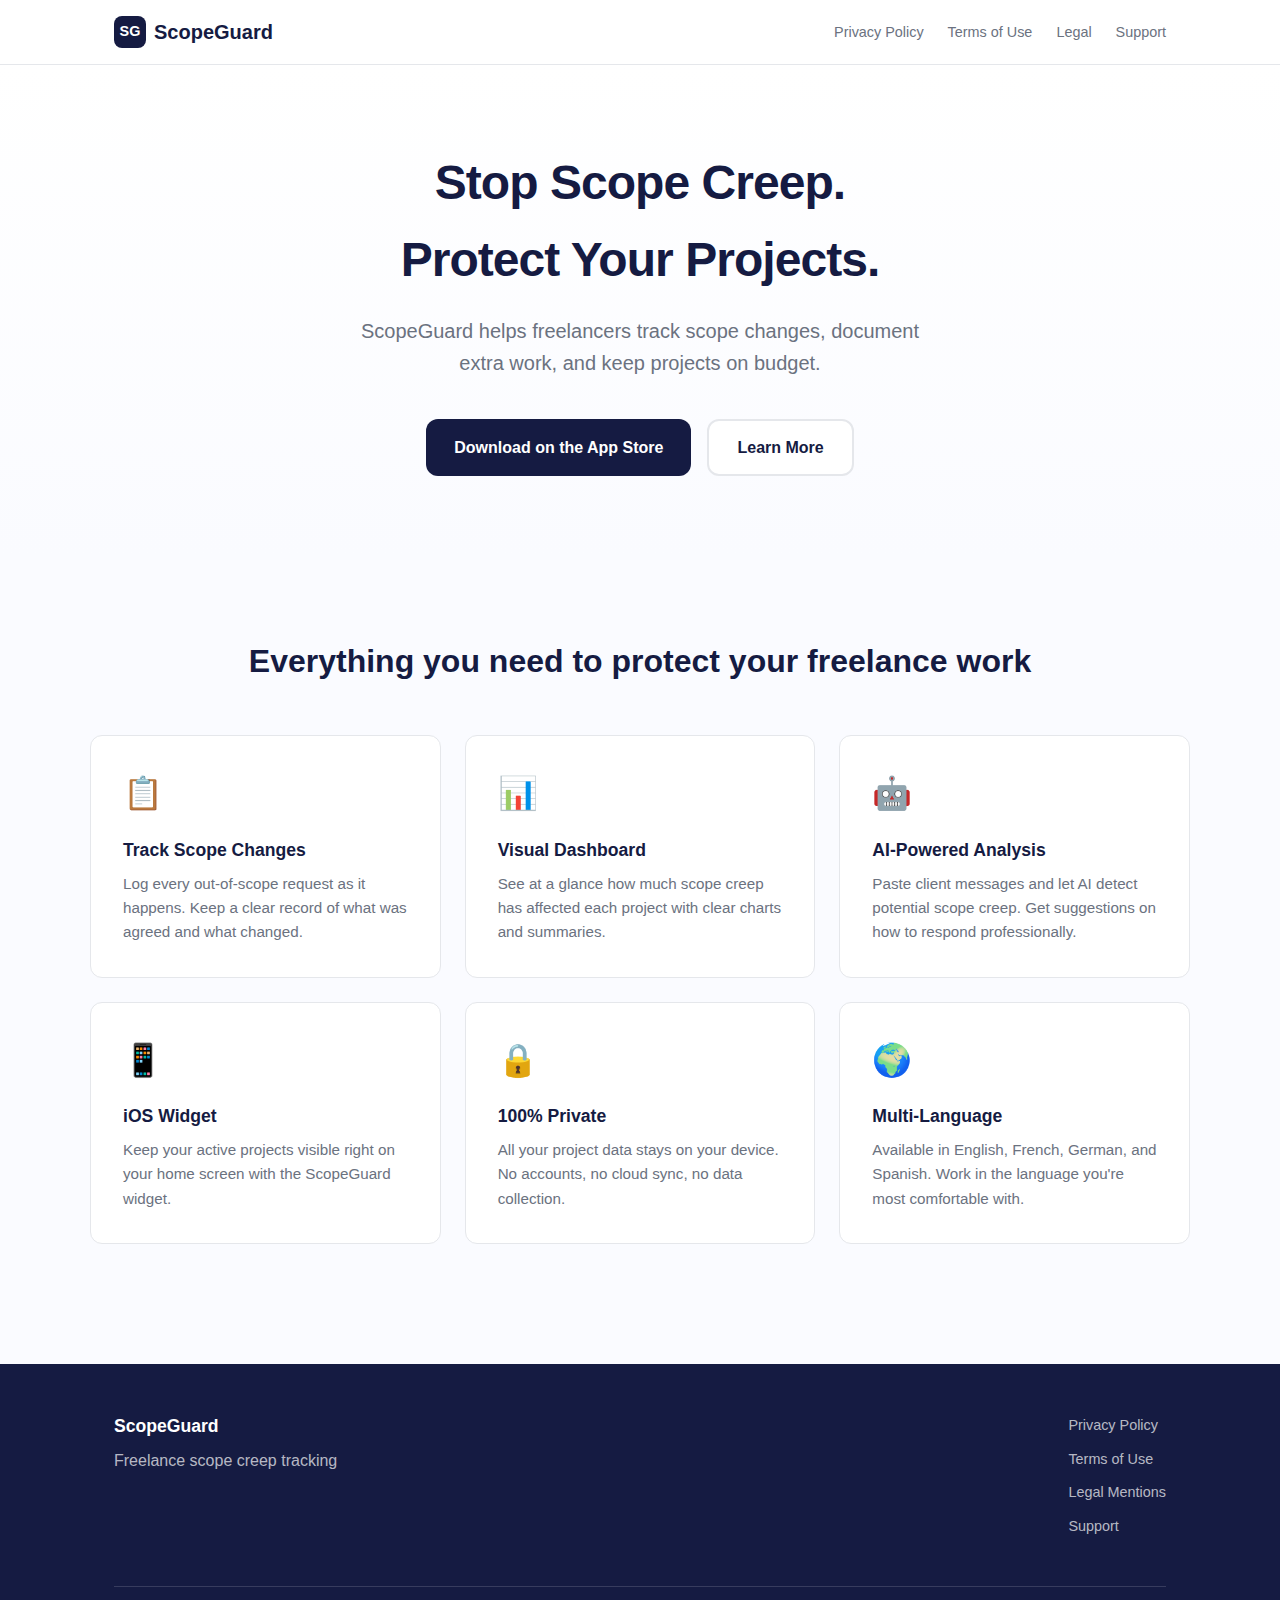
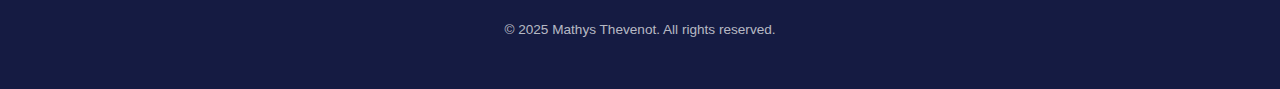
<file: index.html>
<!DOCTYPE html>
<html lang="en">
<head>
  <meta charset="UTF-8">
  <meta name="viewport" content="width=device-width, initial-scale=1.0">
  <title>ScopeGuard - Track Scope Creep, Protect Your Freelance Projects</title>
  <meta name="description" content="ScopeGuard helps freelancers track scope creep, manage project boundaries, and protect their time and income.">
  <link rel="stylesheet" href="style.css">
  <link rel="icon" type="image/png" href="favicon.png">
</head>
<body>

  <nav>
    <div class="container">
      <a href="index.html" class="logo">
        <span>SG</span> ScopeGuard
      </a>
      <ul class="nav-links">
        <li><a href="privacy-policy.html">Privacy Policy</a></li>
        <li><a href="terms-of-use.html">Terms of Use</a></li>
        <li><a href="legal.html">Legal</a></li>
        <li><a href="support.html">Support</a></li>
      </ul>
    </div>
  </nav>

  <section class="hero">
    <div class="container">
      <h1>Stop Scope Creep.<br>Protect Your Projects.</h1>
      <p class="subtitle">ScopeGuard helps freelancers track scope changes, document extra work, and keep projects on budget.</p>
      <div class="cta-buttons">
        <a href="https://apps.apple.com/app/scopeguard/id0000000000" class="btn btn-primary">
          Download on the App Store
        </a>
        <a href="#features" class="btn btn-secondary">
          Learn More
        </a>
      </div>
    </div>
  </section>

  <section class="features" id="features">
    <h2>Everything you need to protect your freelance work</h2>
    <div class="features-grid">
      <div class="feature-card">
        <div class="icon">📋</div>
        <h3>Track Scope Changes</h3>
        <p>Log every out-of-scope request as it happens. Keep a clear record of what was agreed and what changed.</p>
      </div>
      <div class="feature-card">
        <div class="icon">📊</div>
        <h3>Visual Dashboard</h3>
        <p>See at a glance how much scope creep has affected each project with clear charts and summaries.</p>
      </div>
      <div class="feature-card">
        <div class="icon">🤖</div>
        <h3>AI-Powered Analysis</h3>
        <p>Paste client messages and let AI detect potential scope creep. Get suggestions on how to respond professionally.</p>
      </div>
      <div class="feature-card">
        <div class="icon">📱</div>
        <h3>iOS Widget</h3>
        <p>Keep your active projects visible right on your home screen with the ScopeGuard widget.</p>
      </div>
      <div class="feature-card">
        <div class="icon">🔒</div>
        <h3>100% Private</h3>
        <p>All your project data stays on your device. No accounts, no cloud sync, no data collection.</p>
      </div>
      <div class="feature-card">
        <div class="icon">🌍</div>
        <h3>Multi-Language</h3>
        <p>Available in English, French, German, and Spanish. Work in the language you're most comfortable with.</p>
      </div>
    </div>
  </section>

  <footer>
    <div class="container">
      <div>
        <div class="footer-brand">ScopeGuard</div>
        <p>Freelance scope creep tracking</p>
      </div>
      <ul class="footer-links">
        <li><a href="privacy-policy.html">Privacy Policy</a></li>
        <li><a href="terms-of-use.html">Terms of Use</a></li>
        <li><a href="legal.html">Legal Mentions</a></li>
        <li><a href="support.html">Support</a></li>
      </ul>
      <p class="copyright">&copy; 2025 Mathys Thevenot. All rights reserved.</p>
    </div>
  </footer>

</body>
</html>
</file>
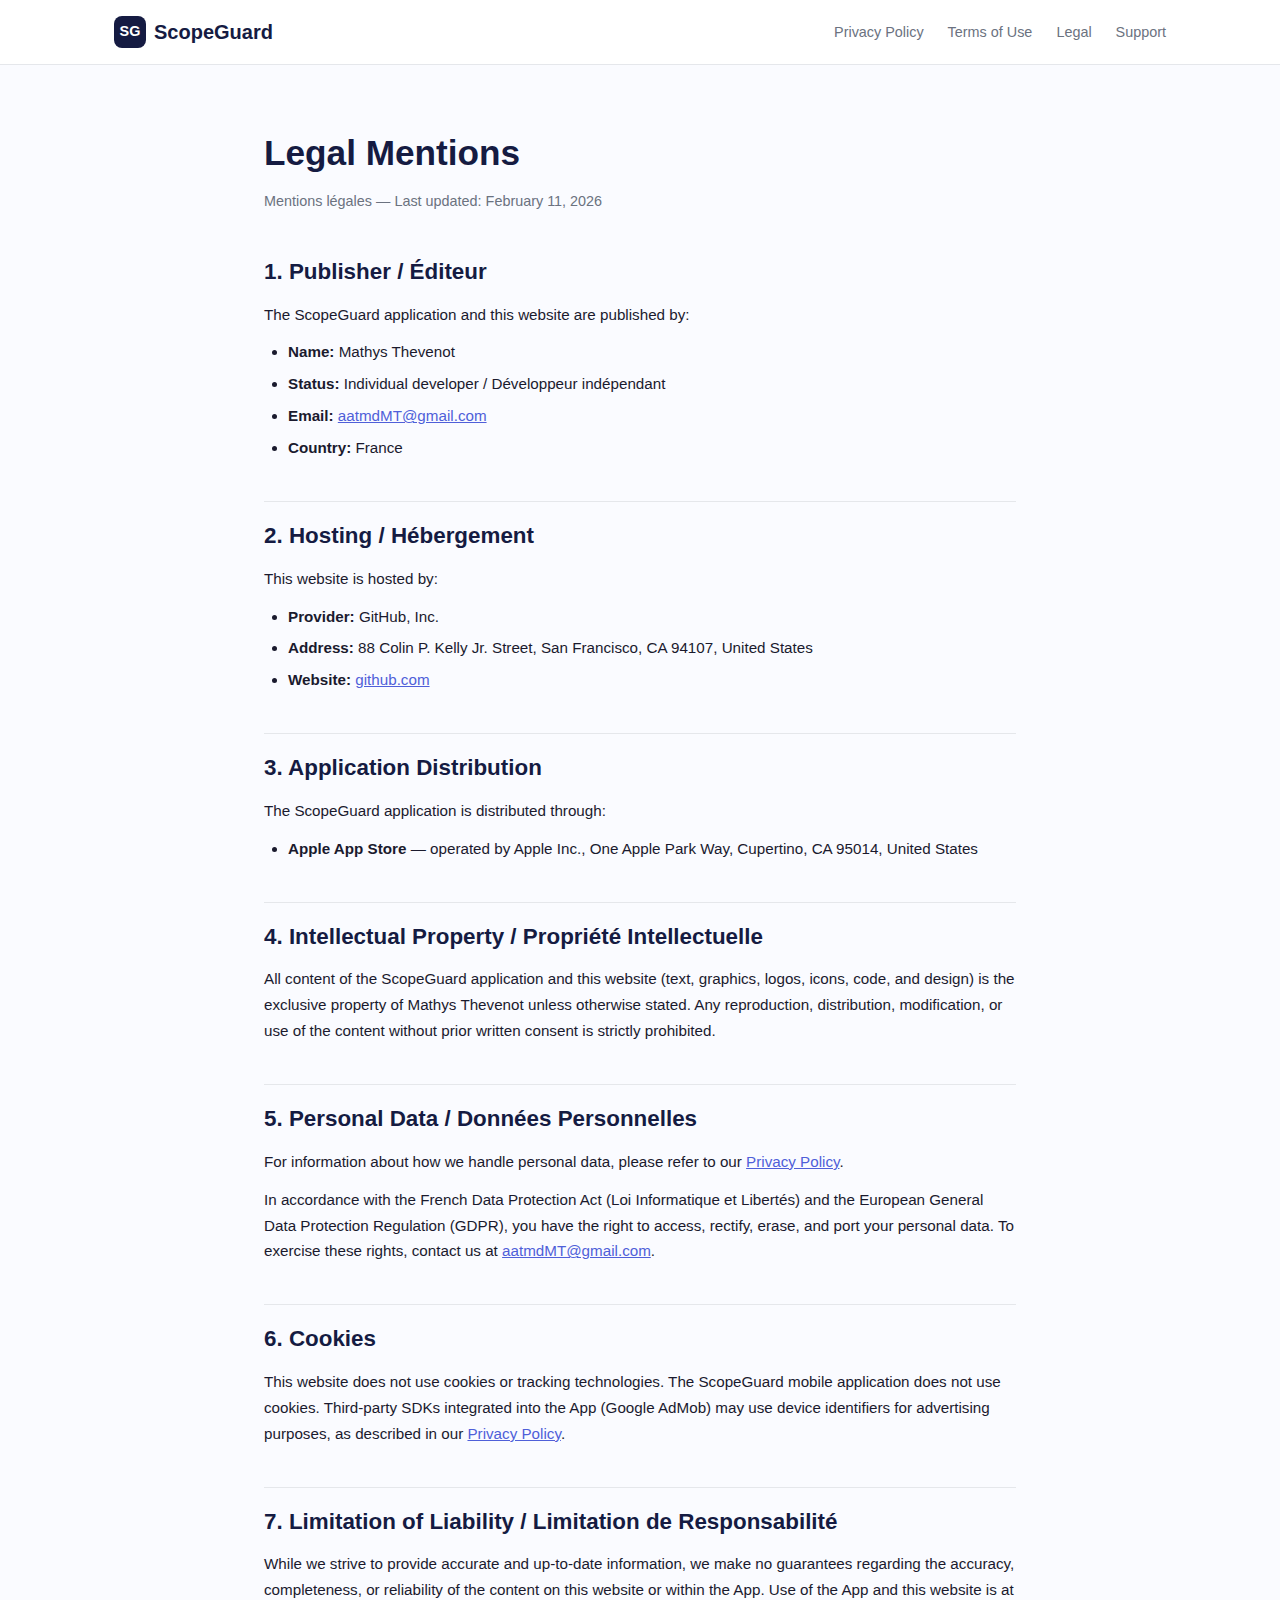
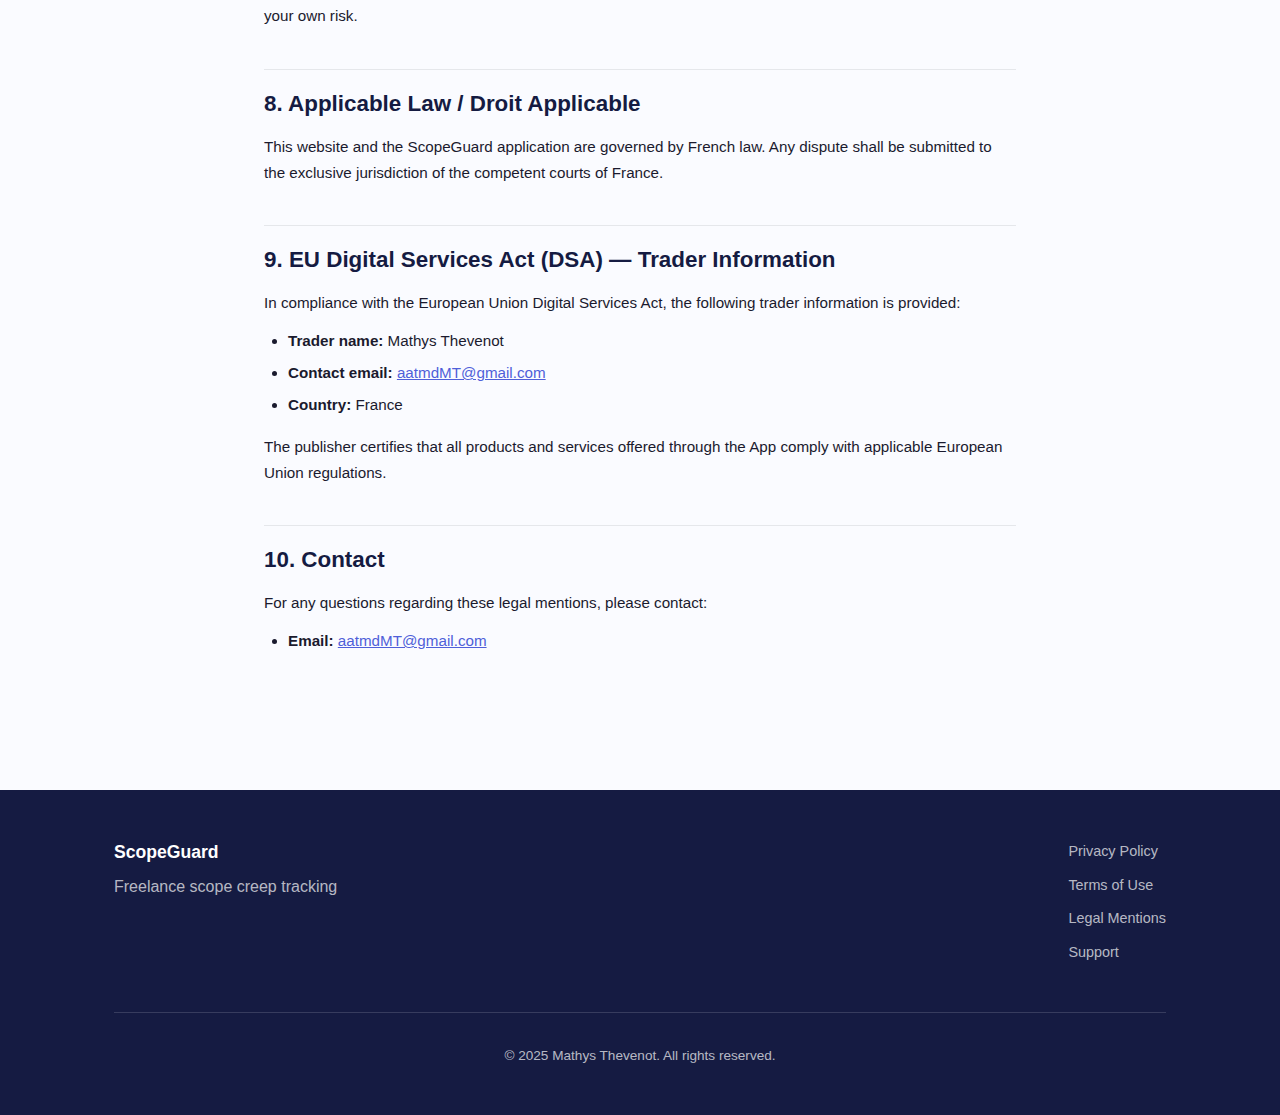
<file: legal.html>
<!DOCTYPE html>
<html lang="en">
<head>
  <meta charset="UTF-8">
  <meta name="viewport" content="width=device-width, initial-scale=1.0">
  <title>Legal Mentions - ScopeGuard</title>
  <meta name="description" content="ScopeGuard Legal Mentions - Mentions l&eacute;gales.">
  <link rel="stylesheet" href="style.css">
  <link rel="icon" type="image/png" href="favicon.png">
</head>
<body>

  <nav>
    <div class="container">
      <a href="index.html" class="logo">
        <span>SG</span> ScopeGuard
      </a>
      <ul class="nav-links">
        <li><a href="privacy-policy.html">Privacy Policy</a></li>
        <li><a href="terms-of-use.html">Terms of Use</a></li>
        <li><a href="legal.html">Legal</a></li>
        <li><a href="support.html">Support</a></li>
      </ul>
    </div>
  </nav>

  <div class="legal-page">
    <h1>Legal Mentions</h1>
    <p class="last-updated">Mentions l&eacute;gales &mdash; Last updated: February 11, 2026</p>

    <h2>1. Publisher / &Eacute;diteur</h2>
    <p>The ScopeGuard application and this website are published by:</p>
    <ul>
      <li><strong>Name:</strong> Mathys Thevenot</li>
      <li><strong>Status:</strong> Individual developer / D&eacute;veloppeur ind&eacute;pendant</li>
      <li><strong>Email:</strong> <a href="mailto:aatmdMT@gmail.com">aatmdMT@gmail.com</a></li>
      <li><strong>Country:</strong> France</li>
    </ul>

    <h2>2. Hosting / H&eacute;bergement</h2>
    <p>This website is hosted by:</p>
    <ul>
      <li><strong>Provider:</strong> GitHub, Inc.</li>
      <li><strong>Address:</strong> 88 Colin P. Kelly Jr. Street, San Francisco, CA 94107, United States</li>
      <li><strong>Website:</strong> <a href="https://github.com" target="_blank" rel="noopener">github.com</a></li>
    </ul>

    <h2>3. Application Distribution</h2>
    <p>The ScopeGuard application is distributed through:</p>
    <ul>
      <li><strong>Apple App Store</strong> &mdash; operated by Apple Inc., One Apple Park Way, Cupertino, CA 95014, United States</li>
    </ul>

    <h2>4. Intellectual Property / Propri&eacute;t&eacute; Intellectuelle</h2>
    <p>All content of the ScopeGuard application and this website (text, graphics, logos, icons, code, and design) is the exclusive property of Mathys Thevenot unless otherwise stated. Any reproduction, distribution, modification, or use of the content without prior written consent is strictly prohibited.</p>

    <h2>5. Personal Data / Donn&eacute;es Personnelles</h2>
    <p>For information about how we handle personal data, please refer to our <a href="privacy-policy.html">Privacy Policy</a>.</p>
    <p>In accordance with the French Data Protection Act (Loi Informatique et Libert&eacute;s) and the European General Data Protection Regulation (GDPR), you have the right to access, rectify, erase, and port your personal data. To exercise these rights, contact us at <a href="mailto:aatmdMT@gmail.com">aatmdMT@gmail.com</a>.</p>

    <h2>6. Cookies</h2>
    <p>This website does not use cookies or tracking technologies. The ScopeGuard mobile application does not use cookies. Third-party SDKs integrated into the App (Google AdMob) may use device identifiers for advertising purposes, as described in our <a href="privacy-policy.html">Privacy Policy</a>.</p>

    <h2>7. Limitation of Liability / Limitation de Responsabilit&eacute;</h2>
    <p>While we strive to provide accurate and up-to-date information, we make no guarantees regarding the accuracy, completeness, or reliability of the content on this website or within the App. Use of the App and this website is at your own risk.</p>

    <h2>8. Applicable Law / Droit Applicable</h2>
    <p>This website and the ScopeGuard application are governed by French law. Any dispute shall be submitted to the exclusive jurisdiction of the competent courts of France.</p>

    <h2>9. EU Digital Services Act (DSA) &mdash; Trader Information</h2>
    <p>In compliance with the European Union Digital Services Act, the following trader information is provided:</p>
    <ul>
      <li><strong>Trader name:</strong> Mathys Thevenot</li>
      <li><strong>Contact email:</strong> <a href="mailto:aatmdMT@gmail.com">aatmdMT@gmail.com</a></li>
      <li><strong>Country:</strong> France</li>
    </ul>
    <p>The publisher certifies that all products and services offered through the App comply with applicable European Union regulations.</p>

    <h2>10. Contact</h2>
    <p>For any questions regarding these legal mentions, please contact:</p>
    <ul>
      <li><strong>Email:</strong> <a href="mailto:aatmdMT@gmail.com">aatmdMT@gmail.com</a></li>
    </ul>
  </div>

  <footer>
    <div class="container">
      <div>
        <div class="footer-brand">ScopeGuard</div>
        <p>Freelance scope creep tracking</p>
      </div>
      <ul class="footer-links">
        <li><a href="privacy-policy.html">Privacy Policy</a></li>
        <li><a href="terms-of-use.html">Terms of Use</a></li>
        <li><a href="legal.html">Legal Mentions</a></li>
        <li><a href="support.html">Support</a></li>
      </ul>
      <p class="copyright">&copy; 2025 Mathys Thevenot. All rights reserved.</p>
    </div>
  </footer>

</body>
</html>
</file>
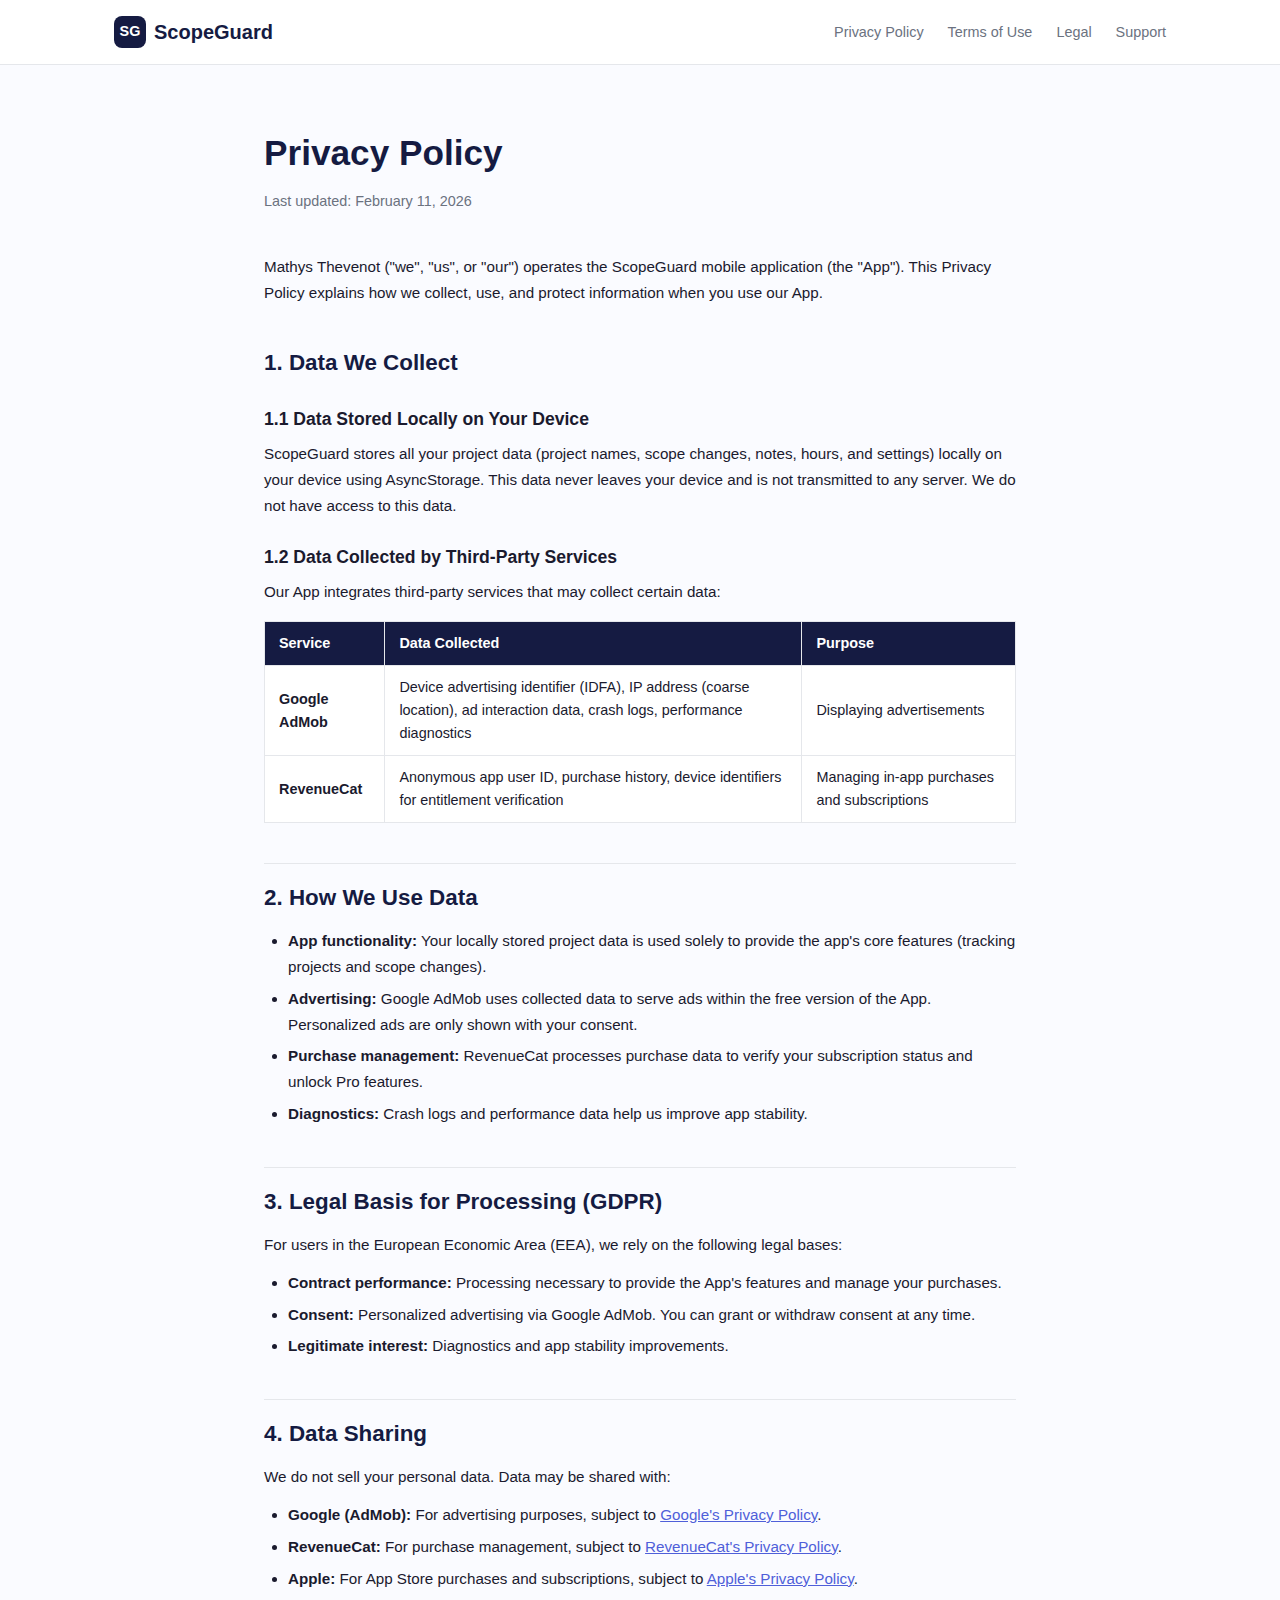
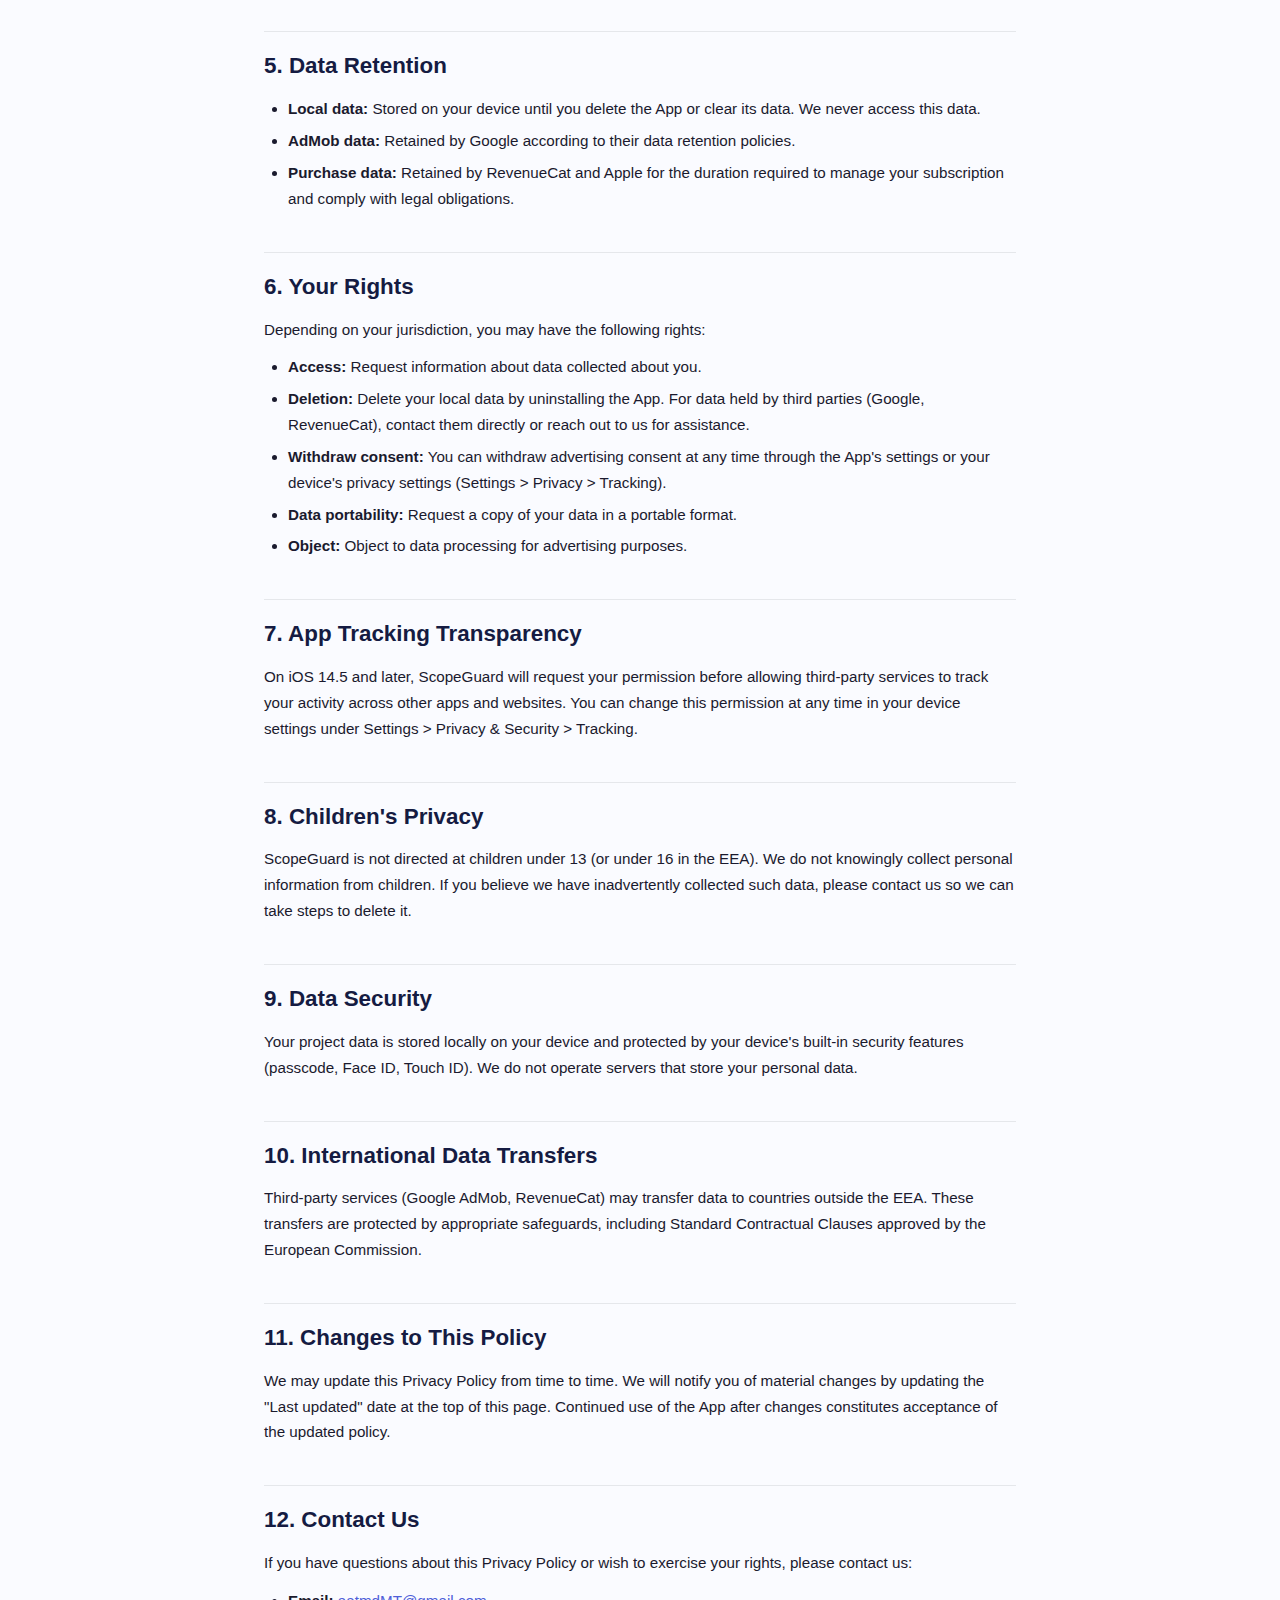
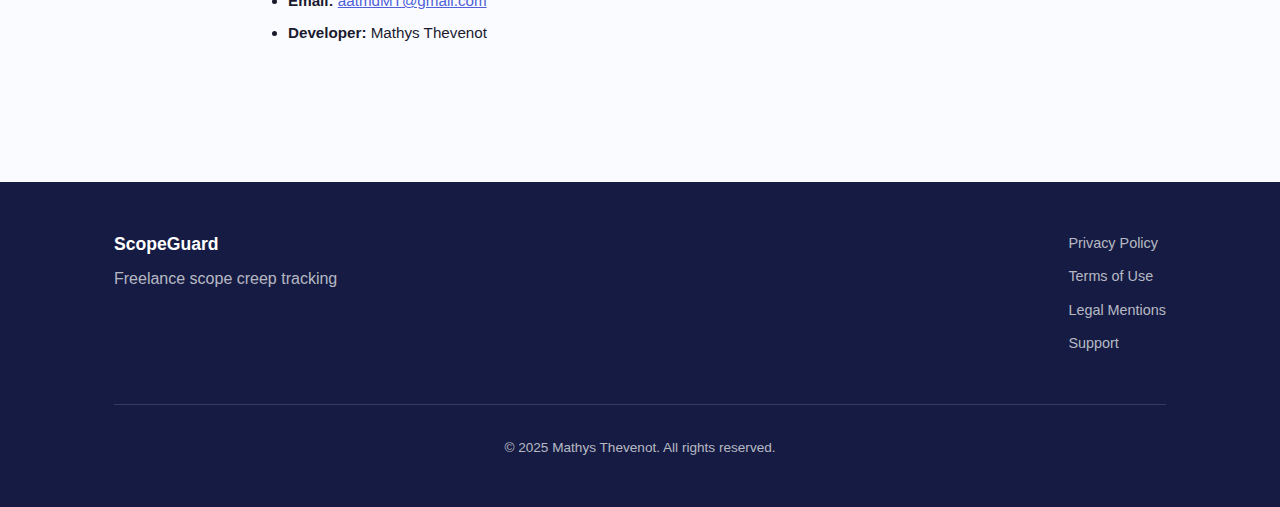
<file: privacy-policy.html>
<!DOCTYPE html>
<html lang="en">
<head>
  <meta charset="UTF-8">
  <meta name="viewport" content="width=device-width, initial-scale=1.0">
  <title>Privacy Policy - ScopeGuard</title>
  <meta name="description" content="ScopeGuard Privacy Policy - How we handle your data.">
  <link rel="stylesheet" href="style.css">
  <link rel="icon" type="image/png" href="favicon.png">
</head>
<body>

  <nav>
    <div class="container">
      <a href="index.html" class="logo">
        <span>SG</span> ScopeGuard
      </a>
      <ul class="nav-links">
        <li><a href="privacy-policy.html">Privacy Policy</a></li>
        <li><a href="terms-of-use.html">Terms of Use</a></li>
        <li><a href="legal.html">Legal</a></li>
        <li><a href="support.html">Support</a></li>
      </ul>
    </div>
  </nav>

  <div class="legal-page">
    <h1>Privacy Policy</h1>
    <p class="last-updated">Last updated: February 11, 2026</p>

    <p>Mathys Thevenot ("we", "us", or "our") operates the ScopeGuard mobile application (the "App"). This Privacy Policy explains how we collect, use, and protect information when you use our App.</p>

    <h2>1. Data We Collect</h2>

    <h3>1.1 Data Stored Locally on Your Device</h3>
    <p>ScopeGuard stores all your project data (project names, scope changes, notes, hours, and settings) locally on your device using AsyncStorage. This data never leaves your device and is not transmitted to any server. We do not have access to this data.</p>

    <h3>1.2 Data Collected by Third-Party Services</h3>
    <p>Our App integrates third-party services that may collect certain data:</p>

    <table>
      <thead>
        <tr>
          <th>Service</th>
          <th>Data Collected</th>
          <th>Purpose</th>
        </tr>
      </thead>
      <tbody>
        <tr>
          <td><strong>Google AdMob</strong></td>
          <td>Device advertising identifier (IDFA), IP address (coarse location), ad interaction data, crash logs, performance diagnostics</td>
          <td>Displaying advertisements</td>
        </tr>
        <tr>
          <td><strong>RevenueCat</strong></td>
          <td>Anonymous app user ID, purchase history, device identifiers for entitlement verification</td>
          <td>Managing in-app purchases and subscriptions</td>
        </tr>
      </tbody>
    </table>

    <h2>2. How We Use Data</h2>
    <ul>
      <li><strong>App functionality:</strong> Your locally stored project data is used solely to provide the app's core features (tracking projects and scope changes).</li>
      <li><strong>Advertising:</strong> Google AdMob uses collected data to serve ads within the free version of the App. Personalized ads are only shown with your consent.</li>
      <li><strong>Purchase management:</strong> RevenueCat processes purchase data to verify your subscription status and unlock Pro features.</li>
      <li><strong>Diagnostics:</strong> Crash logs and performance data help us improve app stability.</li>
    </ul>

    <h2>3. Legal Basis for Processing (GDPR)</h2>
    <p>For users in the European Economic Area (EEA), we rely on the following legal bases:</p>
    <ul>
      <li><strong>Contract performance:</strong> Processing necessary to provide the App's features and manage your purchases.</li>
      <li><strong>Consent:</strong> Personalized advertising via Google AdMob. You can grant or withdraw consent at any time.</li>
      <li><strong>Legitimate interest:</strong> Diagnostics and app stability improvements.</li>
    </ul>

    <h2>4. Data Sharing</h2>
    <p>We do not sell your personal data. Data may be shared with:</p>
    <ul>
      <li><strong>Google (AdMob):</strong> For advertising purposes, subject to <a href="https://policies.google.com/privacy" target="_blank" rel="noopener">Google's Privacy Policy</a>.</li>
      <li><strong>RevenueCat:</strong> For purchase management, subject to <a href="https://www.revenuecat.com/privacy" target="_blank" rel="noopener">RevenueCat's Privacy Policy</a>.</li>
      <li><strong>Apple:</strong> For App Store purchases and subscriptions, subject to <a href="https://www.apple.com/legal/privacy/" target="_blank" rel="noopener">Apple's Privacy Policy</a>.</li>
    </ul>

    <h2>5. Data Retention</h2>
    <ul>
      <li><strong>Local data:</strong> Stored on your device until you delete the App or clear its data. We never access this data.</li>
      <li><strong>AdMob data:</strong> Retained by Google according to their data retention policies.</li>
      <li><strong>Purchase data:</strong> Retained by RevenueCat and Apple for the duration required to manage your subscription and comply with legal obligations.</li>
    </ul>

    <h2>6. Your Rights</h2>
    <p>Depending on your jurisdiction, you may have the following rights:</p>
    <ul>
      <li><strong>Access:</strong> Request information about data collected about you.</li>
      <li><strong>Deletion:</strong> Delete your local data by uninstalling the App. For data held by third parties (Google, RevenueCat), contact them directly or reach out to us for assistance.</li>
      <li><strong>Withdraw consent:</strong> You can withdraw advertising consent at any time through the App's settings or your device's privacy settings (Settings &gt; Privacy &gt; Tracking).</li>
      <li><strong>Data portability:</strong> Request a copy of your data in a portable format.</li>
      <li><strong>Object:</strong> Object to data processing for advertising purposes.</li>
    </ul>

    <h2>7. App Tracking Transparency</h2>
    <p>On iOS 14.5 and later, ScopeGuard will request your permission before allowing third-party services to track your activity across other apps and websites. You can change this permission at any time in your device settings under Settings &gt; Privacy &amp; Security &gt; Tracking.</p>

    <h2>8. Children's Privacy</h2>
    <p>ScopeGuard is not directed at children under 13 (or under 16 in the EEA). We do not knowingly collect personal information from children. If you believe we have inadvertently collected such data, please contact us so we can take steps to delete it.</p>

    <h2>9. Data Security</h2>
    <p>Your project data is stored locally on your device and protected by your device's built-in security features (passcode, Face ID, Touch ID). We do not operate servers that store your personal data.</p>

    <h2>10. International Data Transfers</h2>
    <p>Third-party services (Google AdMob, RevenueCat) may transfer data to countries outside the EEA. These transfers are protected by appropriate safeguards, including Standard Contractual Clauses approved by the European Commission.</p>

    <h2>11. Changes to This Policy</h2>
    <p>We may update this Privacy Policy from time to time. We will notify you of material changes by updating the "Last updated" date at the top of this page. Continued use of the App after changes constitutes acceptance of the updated policy.</p>

    <h2>12. Contact Us</h2>
    <p>If you have questions about this Privacy Policy or wish to exercise your rights, please contact us:</p>
    <ul>
      <li><strong>Email:</strong> <a href="mailto:aatmdMT@gmail.com">aatmdMT@gmail.com</a></li>
      <li><strong>Developer:</strong> Mathys Thevenot</li>
    </ul>
  </div>

  <footer>
    <div class="container">
      <div>
        <div class="footer-brand">ScopeGuard</div>
        <p>Freelance scope creep tracking</p>
      </div>
      <ul class="footer-links">
        <li><a href="privacy-policy.html">Privacy Policy</a></li>
        <li><a href="terms-of-use.html">Terms of Use</a></li>
        <li><a href="legal.html">Legal Mentions</a></li>
        <li><a href="support.html">Support</a></li>
      </ul>
      <p class="copyright">&copy; 2025 Mathys Thevenot. All rights reserved.</p>
    </div>
  </footer>

</body>
</html>
</file>
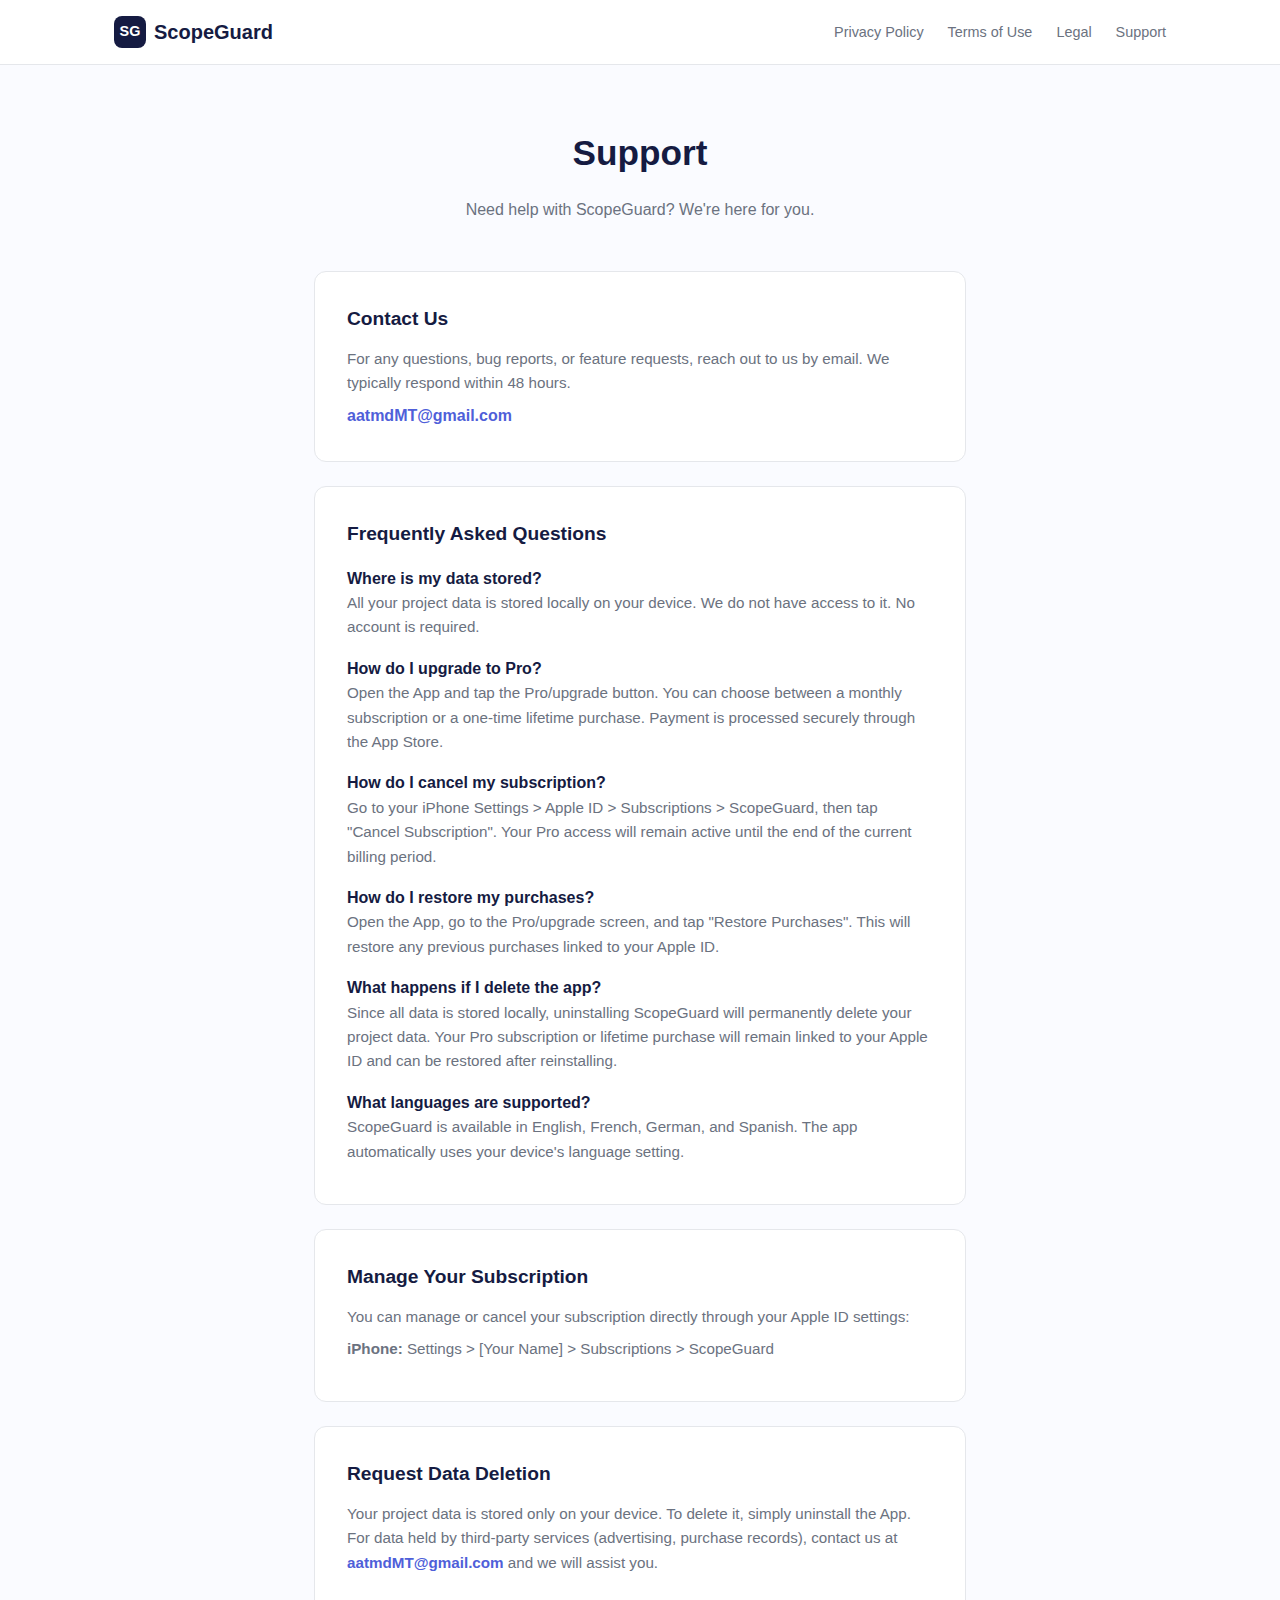
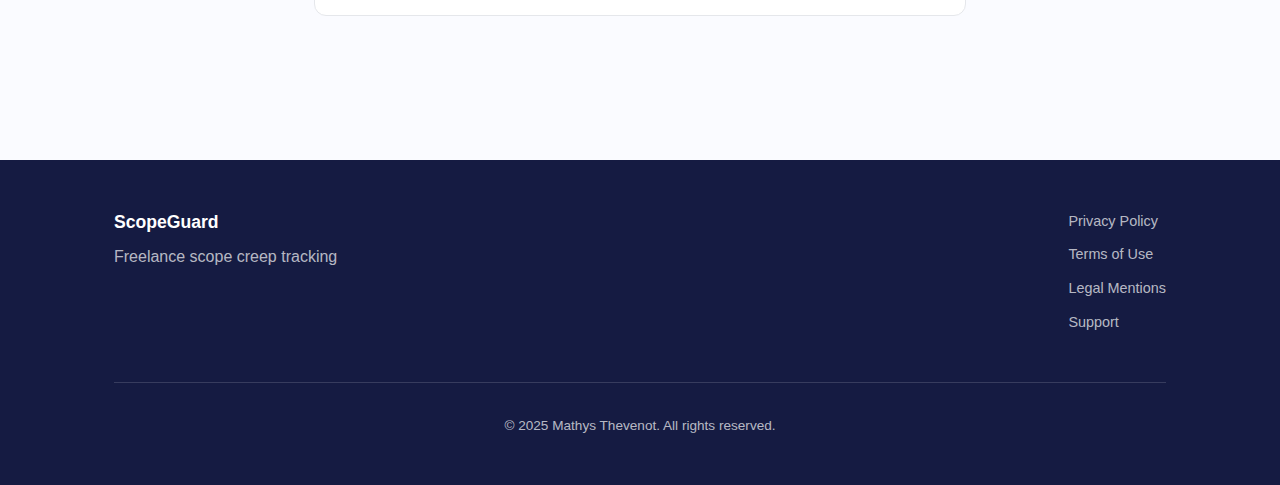
<file: support.html>
<!DOCTYPE html>
<html lang="en">
<head>
  <meta charset="UTF-8">
  <meta name="viewport" content="width=device-width, initial-scale=1.0">
  <title>Support - ScopeGuard</title>
  <meta name="description" content="Get help with ScopeGuard - Contact support, FAQs, and troubleshooting.">
  <link rel="stylesheet" href="style.css">
  <link rel="icon" type="image/png" href="favicon.png">
</head>
<body>

  <nav>
    <div class="container">
      <a href="index.html" class="logo">
        <span>SG</span> ScopeGuard
      </a>
      <ul class="nav-links">
        <li><a href="privacy-policy.html">Privacy Policy</a></li>
        <li><a href="terms-of-use.html">Terms of Use</a></li>
        <li><a href="legal.html">Legal</a></li>
        <li><a href="support.html">Support</a></li>
      </ul>
    </div>
  </nav>

  <div class="support-section">
    <h1>Support</h1>
    <p class="subtitle">Need help with ScopeGuard? We're here for you.</p>

    <div class="support-card">
      <h2>Contact Us</h2>
      <p>For any questions, bug reports, or feature requests, reach out to us by email. We typically respond within 48 hours.</p>
      <a href="mailto:aatmdMT@gmail.com">aatmdMT@gmail.com</a>
    </div>

    <div class="support-card">
      <h2>Frequently Asked Questions</h2>

      <h3 style="font-size: 1rem; color: #151b42; margin-top: 16px;">Where is my data stored?</h3>
      <p>All your project data is stored locally on your device. We do not have access to it. No account is required.</p>

      <h3 style="font-size: 1rem; color: #151b42; margin-top: 16px;">How do I upgrade to Pro?</h3>
      <p>Open the App and tap the Pro/upgrade button. You can choose between a monthly subscription or a one-time lifetime purchase. Payment is processed securely through the App Store.</p>

      <h3 style="font-size: 1rem; color: #151b42; margin-top: 16px;">How do I cancel my subscription?</h3>
      <p>Go to your iPhone Settings &gt; Apple ID &gt; Subscriptions &gt; ScopeGuard, then tap "Cancel Subscription". Your Pro access will remain active until the end of the current billing period.</p>

      <h3 style="font-size: 1rem; color: #151b42; margin-top: 16px;">How do I restore my purchases?</h3>
      <p>Open the App, go to the Pro/upgrade screen, and tap "Restore Purchases". This will restore any previous purchases linked to your Apple ID.</p>

      <h3 style="font-size: 1rem; color: #151b42; margin-top: 16px;">What happens if I delete the app?</h3>
      <p>Since all data is stored locally, uninstalling ScopeGuard will permanently delete your project data. Your Pro subscription or lifetime purchase will remain linked to your Apple ID and can be restored after reinstalling.</p>

      <h3 style="font-size: 1rem; color: #151b42; margin-top: 16px;">What languages are supported?</h3>
      <p>ScopeGuard is available in English, French, German, and Spanish. The app automatically uses your device's language setting.</p>
    </div>

    <div class="support-card">
      <h2>Manage Your Subscription</h2>
      <p>You can manage or cancel your subscription directly through your Apple ID settings:</p>
      <p><strong>iPhone:</strong> Settings &gt; [Your Name] &gt; Subscriptions &gt; ScopeGuard</p>
    </div>

    <div class="support-card">
      <h2>Request Data Deletion</h2>
      <p>Your project data is stored only on your device. To delete it, simply uninstall the App. For data held by third-party services (advertising, purchase records), contact us at <a href="mailto:aatmdMT@gmail.com">aatmdMT@gmail.com</a> and we will assist you.</p>
    </div>
  </div>

  <footer>
    <div class="container">
      <div>
        <div class="footer-brand">ScopeGuard</div>
        <p>Freelance scope creep tracking</p>
      </div>
      <ul class="footer-links">
        <li><a href="privacy-policy.html">Privacy Policy</a></li>
        <li><a href="terms-of-use.html">Terms of Use</a></li>
        <li><a href="legal.html">Legal Mentions</a></li>
        <li><a href="support.html">Support</a></li>
      </ul>
      <p class="copyright">&copy; 2025 Mathys Thevenot. All rights reserved.</p>
    </div>
  </footer>

</body>
</html>
</file>
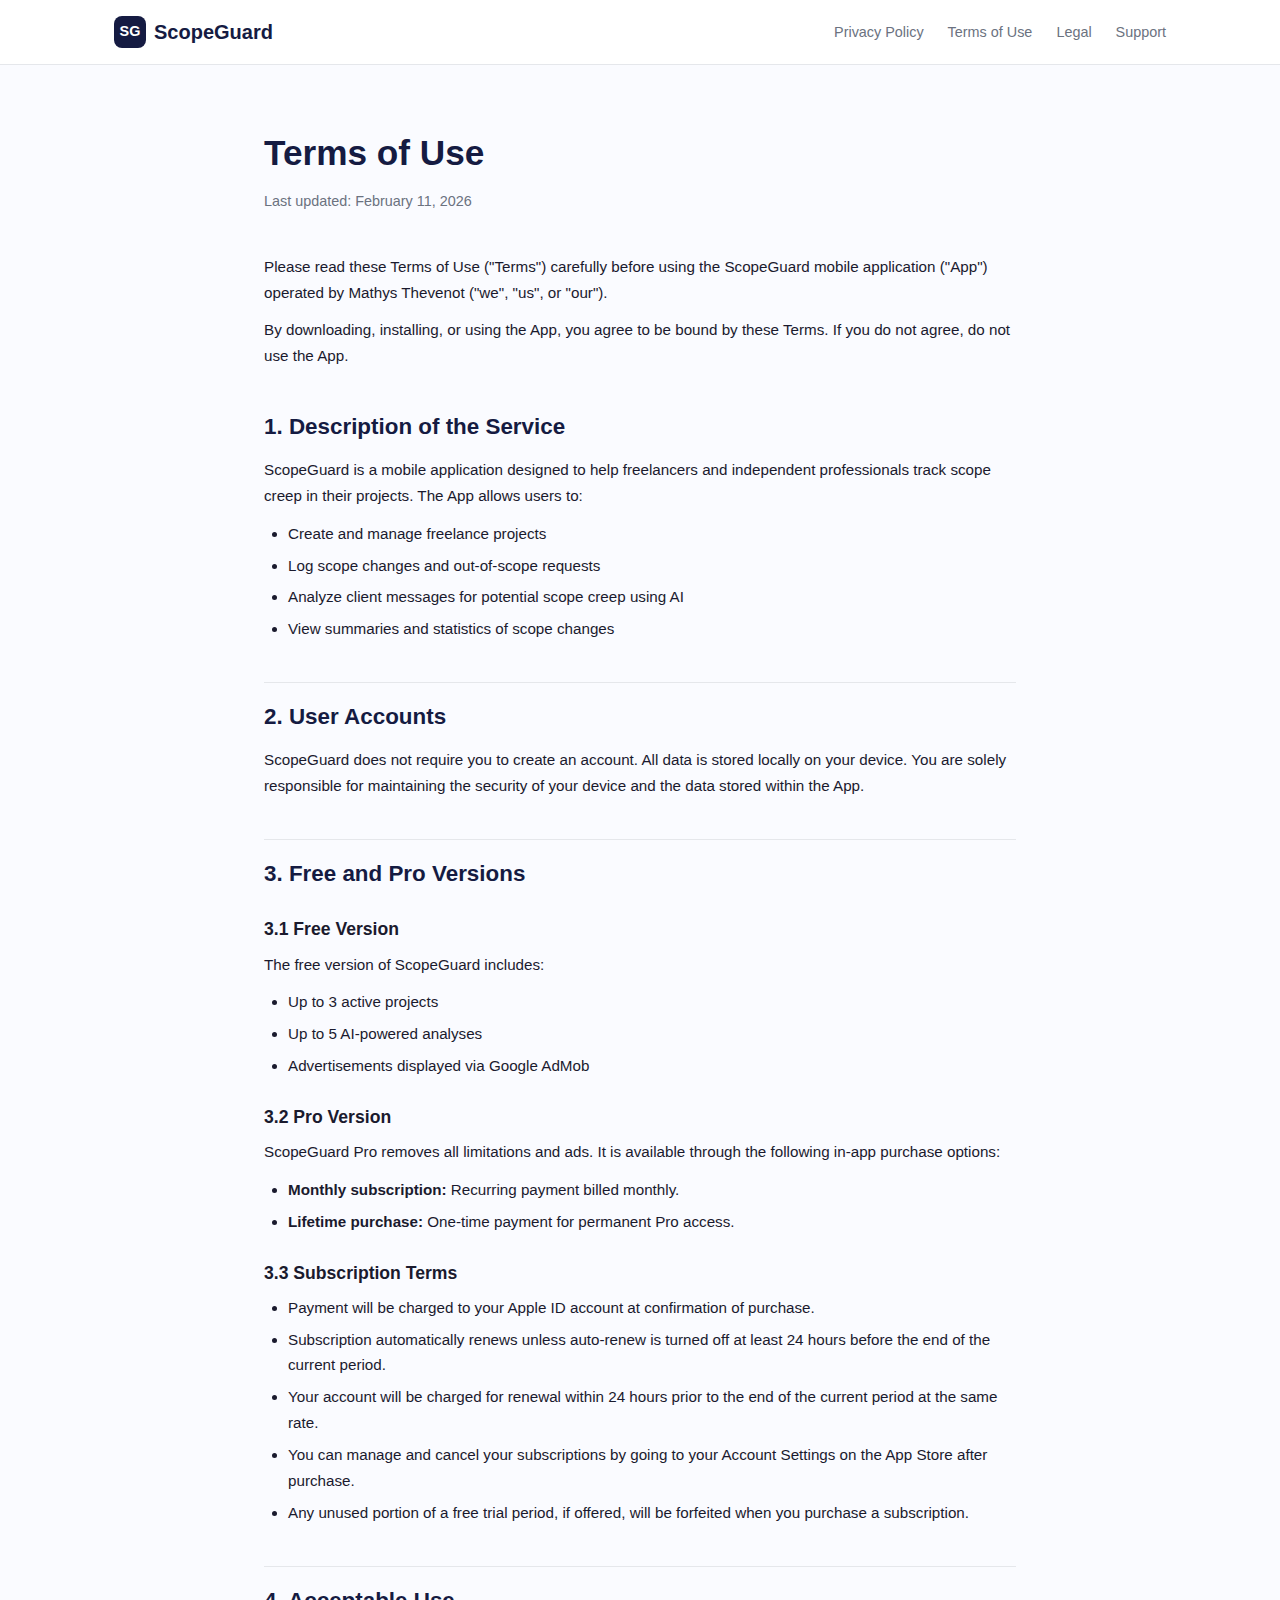
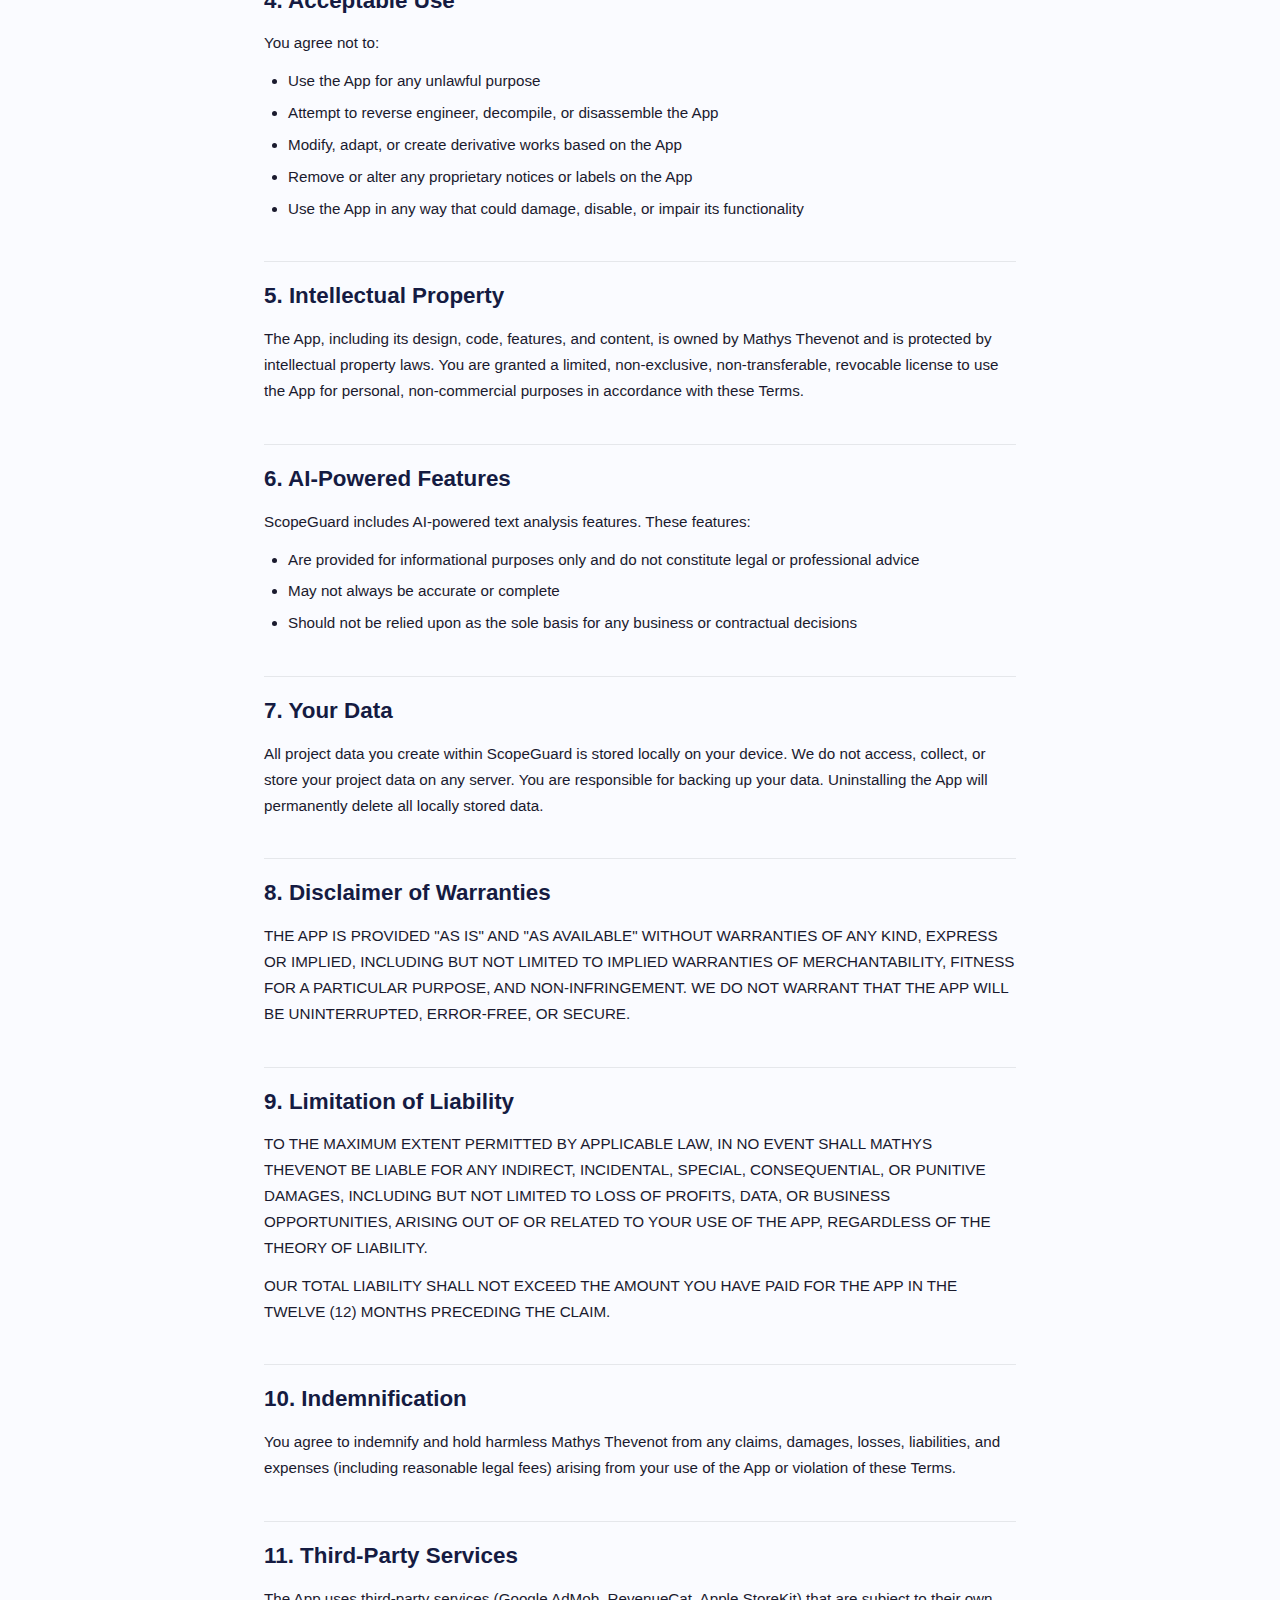
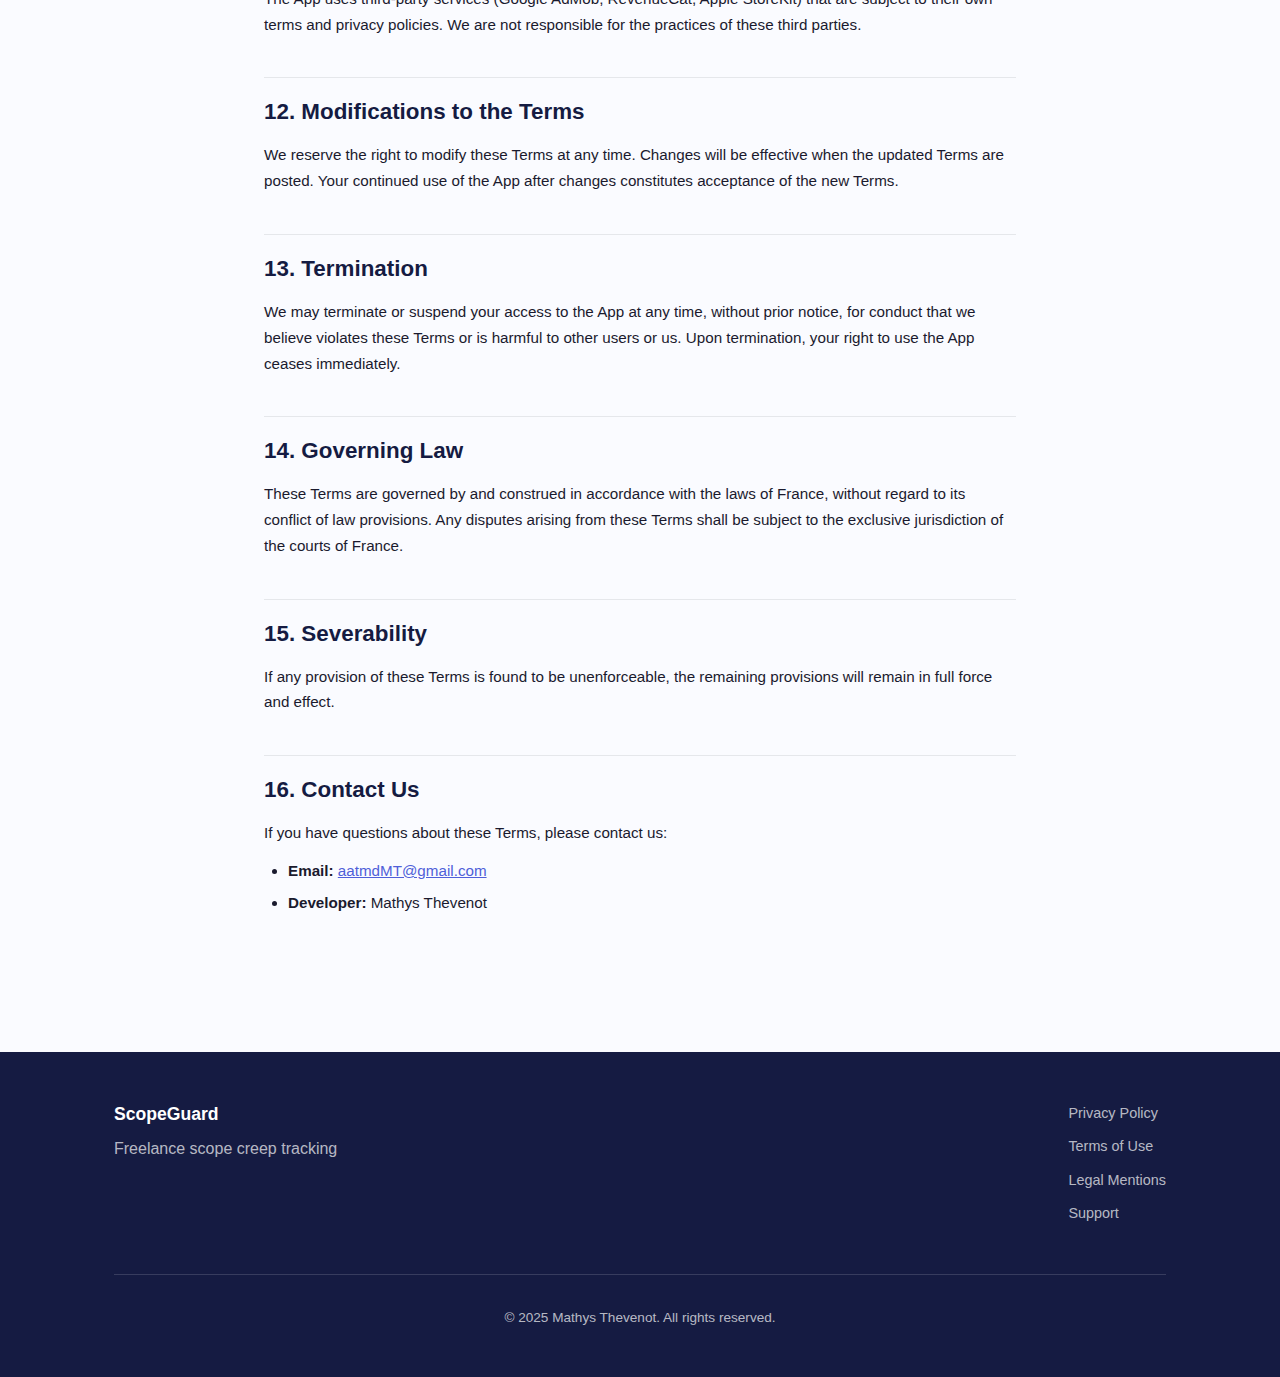
<file: terms-of-use.html>
<!DOCTYPE html>
<html lang="en">
<head>
  <meta charset="UTF-8">
  <meta name="viewport" content="width=device-width, initial-scale=1.0">
  <title>Terms of Use - ScopeGuard</title>
  <meta name="description" content="ScopeGuard Terms of Use - Rules and conditions for using the app.">
  <link rel="stylesheet" href="style.css">
  <link rel="icon" type="image/png" href="favicon.png">
</head>
<body>

  <nav>
    <div class="container">
      <a href="index.html" class="logo">
        <span>SG</span> ScopeGuard
      </a>
      <ul class="nav-links">
        <li><a href="privacy-policy.html">Privacy Policy</a></li>
        <li><a href="terms-of-use.html">Terms of Use</a></li>
        <li><a href="legal.html">Legal</a></li>
        <li><a href="support.html">Support</a></li>
      </ul>
    </div>
  </nav>

  <div class="legal-page">
    <h1>Terms of Use</h1>
    <p class="last-updated">Last updated: February 11, 2026</p>

    <p>Please read these Terms of Use ("Terms") carefully before using the ScopeGuard mobile application ("App") operated by Mathys Thevenot ("we", "us", or "our").</p>
    <p>By downloading, installing, or using the App, you agree to be bound by these Terms. If you do not agree, do not use the App.</p>

    <h2>1. Description of the Service</h2>
    <p>ScopeGuard is a mobile application designed to help freelancers and independent professionals track scope creep in their projects. The App allows users to:</p>
    <ul>
      <li>Create and manage freelance projects</li>
      <li>Log scope changes and out-of-scope requests</li>
      <li>Analyze client messages for potential scope creep using AI</li>
      <li>View summaries and statistics of scope changes</li>
    </ul>

    <h2>2. User Accounts</h2>
    <p>ScopeGuard does not require you to create an account. All data is stored locally on your device. You are solely responsible for maintaining the security of your device and the data stored within the App.</p>

    <h2>3. Free and Pro Versions</h2>

    <h3>3.1 Free Version</h3>
    <p>The free version of ScopeGuard includes:</p>
    <ul>
      <li>Up to 3 active projects</li>
      <li>Up to 5 AI-powered analyses</li>
      <li>Advertisements displayed via Google AdMob</li>
    </ul>

    <h3>3.2 Pro Version</h3>
    <p>ScopeGuard Pro removes all limitations and ads. It is available through the following in-app purchase options:</p>
    <ul>
      <li><strong>Monthly subscription:</strong> Recurring payment billed monthly.</li>
      <li><strong>Lifetime purchase:</strong> One-time payment for permanent Pro access.</li>
    </ul>

    <h3>3.3 Subscription Terms</h3>
    <ul>
      <li>Payment will be charged to your Apple ID account at confirmation of purchase.</li>
      <li>Subscription automatically renews unless auto-renew is turned off at least 24 hours before the end of the current period.</li>
      <li>Your account will be charged for renewal within 24 hours prior to the end of the current period at the same rate.</li>
      <li>You can manage and cancel your subscriptions by going to your Account Settings on the App Store after purchase.</li>
      <li>Any unused portion of a free trial period, if offered, will be forfeited when you purchase a subscription.</li>
    </ul>

    <h2>4. Acceptable Use</h2>
    <p>You agree not to:</p>
    <ul>
      <li>Use the App for any unlawful purpose</li>
      <li>Attempt to reverse engineer, decompile, or disassemble the App</li>
      <li>Modify, adapt, or create derivative works based on the App</li>
      <li>Remove or alter any proprietary notices or labels on the App</li>
      <li>Use the App in any way that could damage, disable, or impair its functionality</li>
    </ul>

    <h2>5. Intellectual Property</h2>
    <p>The App, including its design, code, features, and content, is owned by Mathys Thevenot and is protected by intellectual property laws. You are granted a limited, non-exclusive, non-transferable, revocable license to use the App for personal, non-commercial purposes in accordance with these Terms.</p>

    <h2>6. AI-Powered Features</h2>
    <p>ScopeGuard includes AI-powered text analysis features. These features:</p>
    <ul>
      <li>Are provided for informational purposes only and do not constitute legal or professional advice</li>
      <li>May not always be accurate or complete</li>
      <li>Should not be relied upon as the sole basis for any business or contractual decisions</li>
    </ul>

    <h2>7. Your Data</h2>
    <p>All project data you create within ScopeGuard is stored locally on your device. We do not access, collect, or store your project data on any server. You are responsible for backing up your data. Uninstalling the App will permanently delete all locally stored data.</p>

    <h2>8. Disclaimer of Warranties</h2>
    <p>THE APP IS PROVIDED "AS IS" AND "AS AVAILABLE" WITHOUT WARRANTIES OF ANY KIND, EXPRESS OR IMPLIED, INCLUDING BUT NOT LIMITED TO IMPLIED WARRANTIES OF MERCHANTABILITY, FITNESS FOR A PARTICULAR PURPOSE, AND NON-INFRINGEMENT. WE DO NOT WARRANT THAT THE APP WILL BE UNINTERRUPTED, ERROR-FREE, OR SECURE.</p>

    <h2>9. Limitation of Liability</h2>
    <p>TO THE MAXIMUM EXTENT PERMITTED BY APPLICABLE LAW, IN NO EVENT SHALL MATHYS THEVENOT BE LIABLE FOR ANY INDIRECT, INCIDENTAL, SPECIAL, CONSEQUENTIAL, OR PUNITIVE DAMAGES, INCLUDING BUT NOT LIMITED TO LOSS OF PROFITS, DATA, OR BUSINESS OPPORTUNITIES, ARISING OUT OF OR RELATED TO YOUR USE OF THE APP, REGARDLESS OF THE THEORY OF LIABILITY.</p>
    <p>OUR TOTAL LIABILITY SHALL NOT EXCEED THE AMOUNT YOU HAVE PAID FOR THE APP IN THE TWELVE (12) MONTHS PRECEDING THE CLAIM.</p>

    <h2>10. Indemnification</h2>
    <p>You agree to indemnify and hold harmless Mathys Thevenot from any claims, damages, losses, liabilities, and expenses (including reasonable legal fees) arising from your use of the App or violation of these Terms.</p>

    <h2>11. Third-Party Services</h2>
    <p>The App uses third-party services (Google AdMob, RevenueCat, Apple StoreKit) that are subject to their own terms and privacy policies. We are not responsible for the practices of these third parties.</p>

    <h2>12. Modifications to the Terms</h2>
    <p>We reserve the right to modify these Terms at any time. Changes will be effective when the updated Terms are posted. Your continued use of the App after changes constitutes acceptance of the new Terms.</p>

    <h2>13. Termination</h2>
    <p>We may terminate or suspend your access to the App at any time, without prior notice, for conduct that we believe violates these Terms or is harmful to other users or us. Upon termination, your right to use the App ceases immediately.</p>

    <h2>14. Governing Law</h2>
    <p>These Terms are governed by and construed in accordance with the laws of France, without regard to its conflict of law provisions. Any disputes arising from these Terms shall be subject to the exclusive jurisdiction of the courts of France.</p>

    <h2>15. Severability</h2>
    <p>If any provision of these Terms is found to be unenforceable, the remaining provisions will remain in full force and effect.</p>

    <h2>16. Contact Us</h2>
    <p>If you have questions about these Terms, please contact us:</p>
    <ul>
      <li><strong>Email:</strong> <a href="mailto:aatmdMT@gmail.com">aatmdMT@gmail.com</a></li>
      <li><strong>Developer:</strong> Mathys Thevenot</li>
    </ul>
  </div>

  <footer>
    <div class="container">
      <div>
        <div class="footer-brand">ScopeGuard</div>
        <p>Freelance scope creep tracking</p>
      </div>
      <ul class="footer-links">
        <li><a href="privacy-policy.html">Privacy Policy</a></li>
        <li><a href="terms-of-use.html">Terms of Use</a></li>
        <li><a href="legal.html">Legal Mentions</a></li>
        <li><a href="support.html">Support</a></li>
      </ul>
      <p class="copyright">&copy; 2025 Mathys Thevenot. All rights reserved.</p>
    </div>
  </footer>

</body>
</html>
</file>
<file: style.css>
/* ScopeGuard Website Styles */
:root {
  --primary: #151b42;
  --primary-light: #2D3A8C;
  --accent: #4F5FD9;
  --bg: #FAFBFF;
  --white: #FFFFFF;
  --text: #1a1a2e;
  --text-light: #6b7280;
  --border: #e5e7eb;
  --radius: 12px;
}

* {
  margin: 0;
  padding: 0;
  box-sizing: border-box;
}

html {
  scroll-behavior: smooth;
}

body {
  font-family: -apple-system, BlinkMacSystemFont, 'Segoe UI', Roboto, 'Helvetica Neue', Arial, sans-serif;
  color: var(--text);
  background: var(--bg);
  line-height: 1.6;
  -webkit-font-smoothing: antialiased;
}

/* Navigation */
nav {
  position: sticky;
  top: 0;
  z-index: 100;
  background: var(--white);
  border-bottom: 1px solid var(--border);
  backdrop-filter: blur(12px);
  -webkit-backdrop-filter: blur(12px);
}

nav .container {
  display: flex;
  align-items: center;
  justify-content: space-between;
  padding: 16px 24px;
  max-width: 1100px;
  margin: 0 auto;
}

nav .logo {
  font-size: 1.25rem;
  font-weight: 700;
  color: var(--primary);
  text-decoration: none;
  display: flex;
  align-items: center;
  gap: 8px;
}

nav .logo span {
  background: var(--primary);
  color: var(--white);
  width: 32px;
  height: 32px;
  border-radius: 8px;
  display: flex;
  align-items: center;
  justify-content: center;
  font-size: 0.9rem;
}

nav .nav-links {
  display: flex;
  gap: 24px;
  list-style: none;
}

nav .nav-links a {
  color: var(--text-light);
  text-decoration: none;
  font-size: 0.9rem;
  font-weight: 500;
  transition: color 0.2s;
}

nav .nav-links a:hover {
  color: var(--primary);
}

/* Container */
.container {
  max-width: 1100px;
  margin: 0 auto;
  padding: 0 24px;
}

/* Hero */
.hero {
  padding: 80px 24px;
  text-align: center;
  background: linear-gradient(180deg, var(--white) 0%, var(--bg) 100%);
}

.hero h1 {
  font-size: 3rem;
  font-weight: 800;
  color: var(--primary);
  margin-bottom: 16px;
  letter-spacing: -0.02em;
}

.hero .subtitle {
  font-size: 1.25rem;
  color: var(--text-light);
  max-width: 600px;
  margin: 0 auto 40px;
}

.hero .cta-buttons {
  display: flex;
  gap: 16px;
  justify-content: center;
  flex-wrap: wrap;
}

.btn {
  display: inline-flex;
  align-items: center;
  gap: 8px;
  padding: 14px 28px;
  border-radius: var(--radius);
  font-size: 1rem;
  font-weight: 600;
  text-decoration: none;
  transition: all 0.2s;
  cursor: pointer;
  border: none;
}

.btn-primary {
  background: var(--primary);
  color: var(--white);
}

.btn-primary:hover {
  background: var(--primary-light);
  transform: translateY(-1px);
  box-shadow: 0 4px 16px rgba(21, 27, 66, 0.3);
}

.btn-secondary {
  background: var(--white);
  color: var(--primary);
  border: 2px solid var(--border);
}

.btn-secondary:hover {
  border-color: var(--primary);
  transform: translateY(-1px);
}

/* Features */
.features {
  padding: 80px 24px;
}

.features h2 {
  text-align: center;
  font-size: 2rem;
  color: var(--primary);
  margin-bottom: 48px;
}

.features-grid {
  display: grid;
  grid-template-columns: repeat(auto-fit, minmax(280px, 1fr));
  gap: 24px;
  max-width: 1100px;
  margin: 0 auto;
}

.feature-card {
  background: var(--white);
  border: 1px solid var(--border);
  border-radius: var(--radius);
  padding: 32px;
  transition: transform 0.2s, box-shadow 0.2s;
}

.feature-card:hover {
  transform: translateY(-2px);
  box-shadow: 0 8px 24px rgba(0, 0, 0, 0.06);
}

.feature-card .icon {
  font-size: 2rem;
  margin-bottom: 16px;
}

.feature-card h3 {
  font-size: 1.1rem;
  color: var(--primary);
  margin-bottom: 8px;
}

.feature-card p {
  color: var(--text-light);
  font-size: 0.95rem;
}

/* Legal pages */
.legal-page {
  padding: 60px 24px 80px;
  max-width: 800px;
  margin: 0 auto;
}

.legal-page h1 {
  font-size: 2.2rem;
  color: var(--primary);
  margin-bottom: 8px;
}

.legal-page .last-updated {
  color: var(--text-light);
  font-size: 0.9rem;
  margin-bottom: 40px;
}

.legal-page h2 {
  font-size: 1.4rem;
  color: var(--primary);
  margin-top: 40px;
  margin-bottom: 12px;
  padding-top: 16px;
  border-top: 1px solid var(--border);
}

.legal-page h2:first-of-type {
  border-top: none;
  padding-top: 0;
}

.legal-page h3 {
  font-size: 1.1rem;
  color: var(--text);
  margin-top: 24px;
  margin-bottom: 8px;
}

.legal-page p,
.legal-page li {
  color: var(--text);
  font-size: 0.95rem;
  line-height: 1.7;
  margin-bottom: 12px;
}

.legal-page ul,
.legal-page ol {
  padding-left: 24px;
  margin-bottom: 16px;
}

.legal-page li {
  margin-bottom: 6px;
}

.legal-page a {
  color: var(--accent);
  text-decoration: underline;
}

.legal-page table {
  width: 100%;
  border-collapse: collapse;
  margin: 16px 0 24px;
  font-size: 0.9rem;
}

.legal-page th,
.legal-page td {
  text-align: left;
  padding: 10px 14px;
  border: 1px solid var(--border);
}

.legal-page th {
  background: var(--primary);
  color: var(--white);
  font-weight: 600;
}

.legal-page td {
  background: var(--white);
}

/* Footer */
footer {
  background: var(--primary);
  color: rgba(255, 255, 255, 0.7);
  padding: 48px 24px;
  margin-top: 40px;
}

footer .container {
  display: flex;
  justify-content: space-between;
  align-items: flex-start;
  flex-wrap: wrap;
  gap: 32px;
}

footer .footer-brand {
  font-size: 1.1rem;
  font-weight: 700;
  color: var(--white);
  margin-bottom: 8px;
}

footer .footer-links {
  list-style: none;
  display: flex;
  flex-direction: column;
  gap: 8px;
}

footer .footer-links a {
  color: rgba(255, 255, 255, 0.7);
  text-decoration: none;
  font-size: 0.9rem;
  transition: color 0.2s;
}

footer .footer-links a:hover {
  color: var(--white);
}

footer .copyright {
  width: 100%;
  text-align: center;
  padding-top: 32px;
  margin-top: 16px;
  border-top: 1px solid rgba(255, 255, 255, 0.15);
  font-size: 0.85rem;
}

/* Support page */
.support-section {
  padding: 60px 24px 80px;
  max-width: 700px;
  margin: 0 auto;
  text-align: center;
}

.support-section h1 {
  font-size: 2.2rem;
  color: var(--primary);
  margin-bottom: 16px;
}

.support-section .subtitle {
  color: var(--text-light);
  margin-bottom: 48px;
}

.support-card {
  background: var(--white);
  border: 1px solid var(--border);
  border-radius: var(--radius);
  padding: 32px;
  margin-bottom: 24px;
  text-align: left;
}

.support-card h2 {
  font-size: 1.2rem;
  color: var(--primary);
  margin-bottom: 12px;
}

.support-card p {
  color: var(--text-light);
  font-size: 0.95rem;
  margin-bottom: 8px;
}

.support-card a {
  color: var(--accent);
  font-weight: 600;
  text-decoration: none;
}

.support-card a:hover {
  text-decoration: underline;
}

/* Responsive */
@media (max-width: 768px) {
  .hero h1 {
    font-size: 2rem;
  }

  .hero .subtitle {
    font-size: 1.05rem;
  }

  nav .nav-links {
    gap: 16px;
  }

  nav .nav-links a {
    font-size: 0.8rem;
  }

  footer .container {
    flex-direction: column;
    align-items: center;
    text-align: center;
  }

  .legal-page h1 {
    font-size: 1.7rem;
  }
}

@media (max-width: 480px) {
  nav .container {
    flex-direction: column;
    gap: 12px;
  }

  .hero {
    padding: 48px 16px;
  }

  .hero h1 {
    font-size: 1.6rem;
  }

  .hero .cta-buttons {
    flex-direction: column;
    align-items: center;
  }
}
</file>
